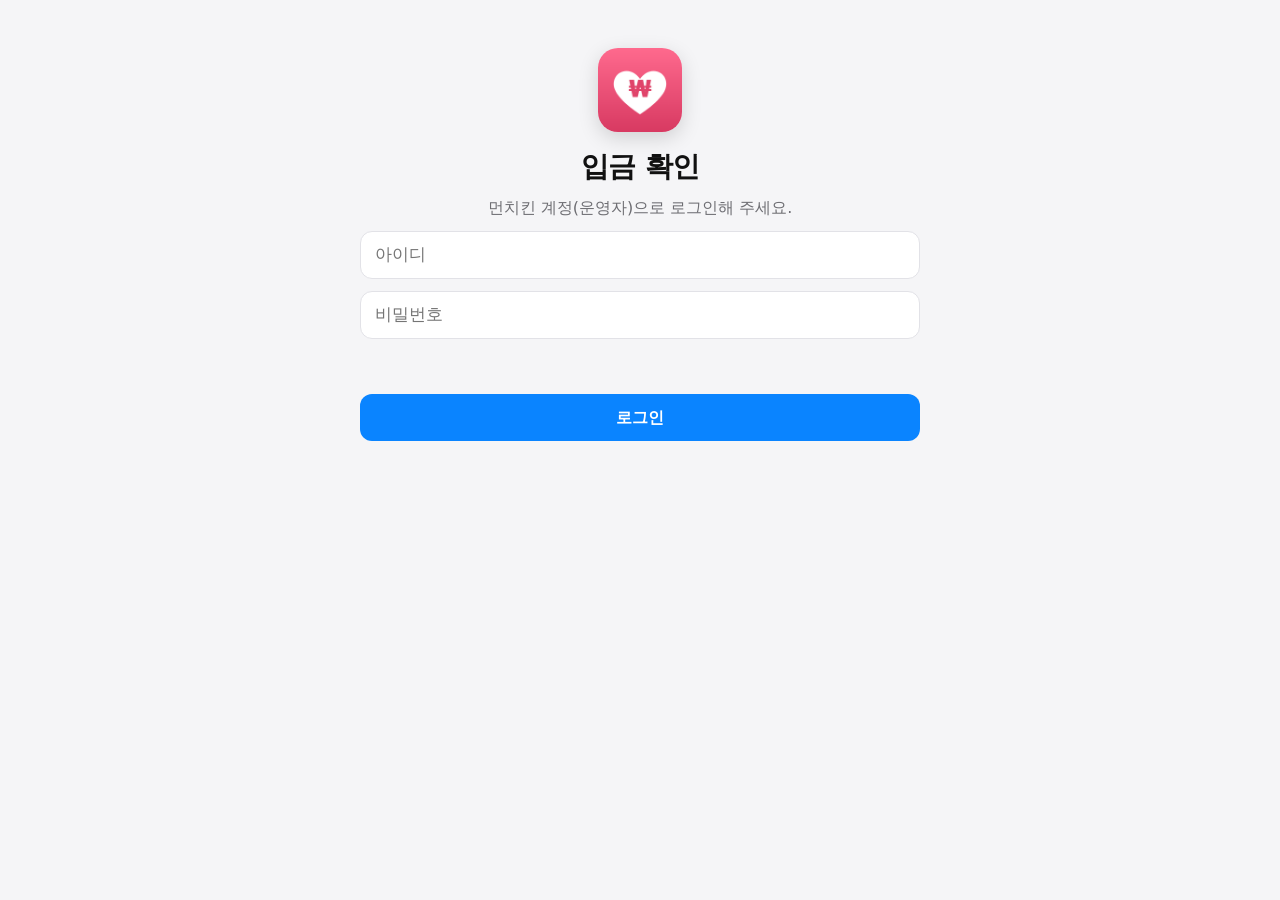
<file: docs/ops/index.html>
<!doctype html>
<html lang="ko">
<head>
<meta charset="utf-8">
<meta name="viewport" content="width=device-width, initial-scale=1, viewport-fit=cover">
<meta http-equiv="Content-Security-Policy" content="default-src 'none'; script-src 'self'; style-src 'self'; img-src 'self' data: https://aksegkhhugqvvaidgvro.supabase.co; connect-src https://aksegkhhugqvvaidgvro.supabase.co; manifest-src 'self'; worker-src 'self'; base-uri 'none'; form-action 'none'; object-src 'none'">
<meta name="referrer" content="no-referrer">
<meta name="robots" content="noindex, nofollow">
<title>입금 확인</title>
<meta name="apple-mobile-web-app-capable" content="yes">
<meta name="mobile-web-app-capable" content="yes">
<meta name="apple-mobile-web-app-title" content="입금 확인">
<meta name="apple-mobile-web-app-status-bar-style" content="default">
<meta name="theme-color" content="#f5f5f7" media="(prefers-color-scheme: light)">
<meta name="theme-color" content="#000000" media="(prefers-color-scheme: dark)">
<link rel="apple-touch-icon" href="icon-180.png">
<link rel="icon" href="icon-192.png" type="image/png">
<link rel="manifest" href="manifest.webmanifest">
<link rel="stylesheet" href="ops.css?v=11">
</head>
<body>
<main id="app" aria-live="polite"></main>
<div id="toast" role="status" hidden></div>
<script src="ops.js?v=11" defer></script>
</body>
</html>
</file>
<file: docs/ops/ops.css>
:root {
  --bg: #f5f5f7; --card: #fff; --text: #111; --muted: #6e6e73; --line: #e2e2e7;
  --blue: #0a84ff; --blue-ink: #fff; --blue-text: #0058cc; --blue-bg: #e5f0ff; --green: #1f9d55; --green-bg: #e3f6ea; --gray-bg: #ececf0; --red: #d93025; --field: #fff;
  color-scheme: light dark;
}
@media (prefers-color-scheme: dark) {
  :root { --bg: #000; --card: #1c1c1e; --text: #f5f5f7; --muted: #98989f; --line: #38383a; --green: #34c759; --green-bg: #0f2e1a; --gray-bg: #2c2c2e; --red: #ff6961; --field: #2c2c2e; --blue-text: #6cb6ff; --blue-bg: #0b2647; }
}
* { box-sizing: border-box; }
html { -webkit-text-size-adjust: 100%; }
body {
  margin: 0; background: var(--bg); color: var(--text);
  font: 16px/1.45 -apple-system, BlinkMacSystemFont, "Apple SD Gothic Neo", "Malgun Gothic", system-ui, sans-serif;
  word-break: keep-all; overflow-wrap: anywhere;
  padding: env(safe-area-inset-top) max(16px, env(safe-area-inset-right)) calc(24px + env(safe-area-inset-bottom)) max(16px, env(safe-area-inset-left));
}
main { max-width: 560px; margin: 0 auto; }
h1 { font-size: 28px; line-height: 1.2; margin: 0; letter-spacing: -.02em; }
h2 { font-size: 13px; font-weight: 600; color: var(--muted); margin: 26px 4px 8px; }
p { margin: 0; }
.muted { color: var(--muted); }
.small { font-size: 14px; }
.sr-only { position: absolute; width: 1px; height: 1px; overflow: hidden; clip: rect(0 0 0 0); }
button { font: inherit; color: inherit; -webkit-tap-highlight-color: transparent; }

.btn { border: 0; border-radius: 12px; padding: 12px 16px; background: var(--gray-bg); font-weight: 600; min-height: 46px; cursor: pointer; }
.btn.primary { background: var(--blue); color: var(--blue-ink); }
.btn.danger { background: var(--red); color: #fff; }
.btn.wide { width: 100%; margin-top: 10px; }
.btn.small { min-height: 40px; padding: 6px 14px; font-size: 14px; }
.btn:disabled { opacity: .5; }
.btn:active { transform: scale(.98); }
.link { background: none; border: 0; color: var(--blue); padding: 12px; margin-top: 18px; }
.field { width: 100%; font-size: 17px; padding: 13px 14px; border-radius: 12px; border: 1px solid var(--line); background: var(--field); color: var(--text); }
.field:focus { outline: 2px solid var(--blue); outline-offset: -1px; }

/* 설치·로그인 */
.install, .login { display: flex; flex-direction: column; align-items: stretch; gap: 12px; padding-top: 48px; text-align: center; }
.app-icon { width: 84px; height: 84px; border-radius: 20px; margin: 0 auto 6px; box-shadow: 0 6px 20px rgb(0 0 0 / .15); }
.steps { text-align: left; background: var(--card); border-radius: 16px; padding: 14px 16px 14px 36px; margin: 8px 0 0; display: grid; gap: 10px; }
.share-ico { display: inline-block; border: 1.5px solid currentColor; border-radius: 5px; padding: 0 5px; font-size: 13px; color: var(--blue); }
.error { color: var(--red); min-height: 1.4em; font-size: 15px; }

/* 머리·탭 */
.top { display: flex; align-items: center; justify-content: space-between; gap: 12px; padding: 18px 2px 4px; }
.top-text { min-width: 0; }
.top-btns { display: flex; gap: 8px; flex: none; }
.round { width: 44px; height: 44px; border-radius: 50%; border: 0; background: var(--card); font-size: 22px; line-height: 1; cursor: pointer; display: grid; place-items: center; padding: 0; }
.round.on { background: var(--blue); color: var(--blue-ink); }
.round .ico { width: 22px; height: 22px; }
.ico-wrap { display: grid; place-items: center; }
.spin { display: inline-block; animation: spin 1s linear infinite; }
@keyframes spin { to { transform: rotate(360deg); } }
.seg { display: grid; grid-auto-flow: column; grid-auto-columns: auto; background: var(--gray-bg); border-radius: 12px; padding: 3px; position: sticky; top: env(safe-area-inset-top); z-index: 2; }
.seg button { border: 0; background: none; border-radius: 9px; padding: 9px 6px; white-space: nowrap; font-size: 15px; font-weight: 600; color: var(--muted); }
.seg button.on { background: var(--card); color: var(--text); box-shadow: 0 1px 3px rgb(0 0 0 / .12); }

/* 목록 */
.list { display: grid; gap: 12px; margin-top: 14px; }
.empty { text-align: center; color: var(--muted); padding: 60px 0; }
.empty .big { font-size: 44px; color: var(--green); }
.card { background: var(--card); border-radius: 18px; padding: 16px; display: grid; gap: 10px; border: 1px solid transparent; }
.card.sent { border-color: color-mix(in srgb, var(--green) 45%, transparent); }
.card-top { display: flex; justify-content: space-between; align-items: center; gap: 8px; }
.chip { font-size: 13px; font-weight: 600; padding: 4px 9px; border-radius: 99px; white-space: nowrap; }
.chip.green { background: var(--green-bg); color: var(--green); }
.chip.gray { background: var(--gray-bg); color: var(--muted); }
.chip.blue { background: var(--blue-bg); color: var(--blue-text); }
.amount { font-size: 30px; font-weight: 700; letter-spacing: -.02em; }
.payer { display: flex; align-items: center; gap: 8px; width: 100%; text-align: left; background: var(--gray-bg); border: 0; border-radius: 12px; padding: 11px 12px; cursor: pointer; }
.payer b { font-size: 19px; flex: 1; }
.payer .copy { font-size: 14px; color: var(--blue); font-weight: 600; }
.plan { font-size: 15px; }
.plan.new-album { font-weight: 600; background: var(--green-bg); color: var(--green); border-radius: 10px; padding: 8px 10px; }
/* 베타 뽑힌 분이 주소를 아직 안 정함(2026-11-26 쉬운 신청) — 앨범 만든 칸과 같은 모양, 파란 바탕 */
.plan.need-addr { font-weight: 600; background: var(--blue-bg); color: var(--blue-text); border-radius: 10px; padding: 8px 10px; }
.card-btns { display: grid; grid-template-columns: 1fr 2fr; gap: 8px; }
/* 현금영수증 번호(2026-11-25): 입금자명 칸과 같은 모양 — 종류 글 아래에 번호(휴대폰 번호가 한 줄에 들어가게) */
/*  입금자명도 같은 모양(2026-11-28): 이름표 위 · 이름 아래 — 긴 이름이 글자 가운데서 끊기지 않게 */
.payer .rc { flex: 1; min-width: 0; display: grid; gap: 2px; }
.payer .copy { white-space: nowrap; flex: none; }

/* 설정 */
.group { background: var(--card); border-radius: 16px; padding: 14px; display: grid; gap: 10px; }
.dev { display: flex; align-items: center; justify-content: space-between; gap: 10px; padding-bottom: 10px; border-bottom: 1px solid var(--line); }
.dev-text { min-width: 0; }
.dev .btn { flex: none; white-space: nowrap; }
.f { display: grid; gap: 4px; font-size: 14px; color: var(--muted); }
.f .field { color: var(--text); }
.grid3 { display: grid; grid-template-columns: repeat(3, 1fr); gap: 8px; }

/* 확인 창·알림 글 */
dialog.sheet { border: 0; border-radius: 20px; padding: 20px; width: min(92vw, 420px); background: var(--card); color: var(--text); display: grid; gap: 12px; }
dialog.sheet::backdrop { background: rgb(0 0 0 / .4); }
dialog.sheet h2 { margin: 0; font-size: 19px; color: var(--text); }
.sheet-btns { display: grid; grid-template-columns: 1fr 1.6fr; gap: 8px; margin-top: 4px; }
#toast { position: fixed; left: 50%; bottom: calc(24px + env(safe-area-inset-bottom)); transform: translateX(-50%); background: rgb(30 30 32 / .94); color: #fff; padding: 11px 16px; border-radius: 14px; font-size: 15px; max-width: 90vw; width: max-content; text-align: center; z-index: 10; }
body.tabs-on #toast { bottom: calc(78px + env(safe-area-inset-bottom)); }
#toast.bad { background: var(--red); }

/* 추억앨범 베타테스터(2026-11-25) */
.beta-head { background: var(--card); border-radius: 18px; padding: 16px; display: grid; gap: 12px; margin-top: 14px; }
.beta-title { font-size: 17px; }
.stats { display: grid; grid-template-columns: 1fr 1fr; gap: 8px; }
.stat { background: var(--gray-bg); border-radius: 12px; padding: 10px 12px; display: grid; gap: 2px; }
.stat span { font-size: 13px; color: var(--muted); }
.stat b { font-size: 26px; line-height: 1.15; letter-spacing: -.02em; font-variant-numeric: tabular-nums; }
.beta-head .btn.wide { margin-top: 0; }
.tidy { display: grid; gap: 8px; border-radius: 14px; padding: 12px; background: color-mix(in srgb, var(--red) 9%, var(--card)); border: 1px solid color-mix(in srgb, var(--red) 30%, transparent); }
.tidy .btn.wide { margin-top: 2px; }
.beta .list { margin-top: 0; }
.beta-card.canceled, .beta-card.passed { border-color: var(--line); }
.beta-card .who { font-size: 22px; font-weight: 700; line-height: 1.25; letter-spacing: -.01em; }
.addr { font-size: 15px; }
.addr b { font-weight: 600; }
.msg { background: var(--gray-bg); border-radius: 12px; padding: 10px 12px; font-size: 15px; white-space: pre-wrap; }
.shots-wrap { display: grid; gap: 6px; }
.shots { display: flex; gap: 8px; overflow-x: auto; margin: 0 -16px; padding: 2px 16px 4px; scroll-padding: 0 16px; scroll-snap-type: x proximity; scrollbar-width: none; -webkit-overflow-scrolling: touch; }
.shots::-webkit-scrollbar { display: none; }
.shot { position: relative; flex: 0 0 72px; width: 72px; height: 72px; padding: 0; border: 0; border-radius: 12px; overflow: hidden; background: var(--gray-bg); cursor: zoom-in; scroll-snap-align: start; }
.shot img { display: block; width: 100%; height: 100%; object-fit: cover; }
.shot::after { content: ''; position: absolute; inset: 0; border-radius: inherit; box-shadow: inset 0 0 0 1px rgb(0 0 0 / .1); pointer-events: none; }
@media (prefers-color-scheme: dark) { .shot::after { box-shadow: inset 0 0 0 1px rgb(255 255 255 / .12); } }
.shot.broken { outline: 1px dashed var(--line); outline-offset: -1px; }
.shot.broken img { visibility: hidden; }
.made { display: flex; align-items: center; min-height: 44px; text-decoration: none; }
.shot:focus-visible, .seg button:focus-visible, .btn:focus-visible, .made:focus-visible, .round:focus-visible, .link:focus-visible { outline: 2px solid var(--blue); outline-offset: 2px; }

/* 사진 크게 보기(앱 안 겹쳐 보기) */
dialog.viewer { position: fixed; inset: 0; margin: 0; padding: 0; border: 0; width: 100%; height: 100%; max-width: none; max-height: none; background: rgb(0 0 0 / .96); color: #fff; overflow: hidden; }
dialog.viewer::backdrop { background: rgb(0 0 0 / .5); }
.viewer-stage { position: absolute; inset: 0; display: grid; place-items: center; padding: calc(64px + env(safe-area-inset-top)) 12px calc(84px + env(safe-area-inset-bottom)); touch-action: pan-y pinch-zoom; }
.viewer-img { max-width: 100%; max-height: 100%; object-fit: contain; border-radius: 6px; user-select: none; -webkit-user-select: none; -webkit-touch-callout: none; }
.viewer-close { position: absolute; top: calc(12px + env(safe-area-inset-top)); right: max(12px, env(safe-area-inset-right)); z-index: 1; width: 44px; height: 44px; border: 0; border-radius: 50%; background: rgb(255 255 255 / .18); color: #fff; font-size: 20px; cursor: pointer; }
.viewer-bar { position: absolute; left: 0; right: 0; bottom: calc(14px + env(safe-area-inset-bottom)); display: flex; align-items: center; justify-content: center; gap: 18px; }
.viewer-nav { width: 52px; height: 48px; border: 0; border-radius: 14px; background: rgb(255 255 255 / .16); color: #fff; font-size: 30px; line-height: 1; cursor: pointer; }
.viewer-nav:disabled { opacity: .2; cursor: default; }
.viewer-close:focus-visible, .viewer-nav:focus-visible { outline: 2px solid #fff; outline-offset: 2px; }
.viewer-count { min-width: 64px; text-align: center; font-size: 16px; font-variant-numeric: tabular-nums; color: rgb(255 255 255 / .9); }

/* 읽기 좋은 줄바꿈(2026-11-23) */
p, li, .small, .muted, .lines { text-wrap: pretty; }
h1, h2 { text-wrap: balance; }

/* 회원 · 먼치킨 엠베서더(2026-11-28) */
.stats.three { grid-template-columns: repeat(3, 1fr); }
.seg.small-seg { position: static; }
.seg.small-seg button { font-size: 14px; padding: 8px 4px; min-height: 40px; }
.card-top .who-s { font-size: 19px; line-height: 1.3; min-width: 0; overflow-wrap: anywhere; }
/* 긴 이름 + 긴 표시(✅ 확인 11/28 21:30)가 한 줄에 안 들어가면 표시를 아래 줄로(이름이 글자 가운데서 끊기지 않게) */
.member .card-top, .msg-card .card-top { flex-wrap: wrap; row-gap: 6px; }
.members .card { gap: 6px; }
.members .card .card-top { margin-bottom: 2px; }
.members .card .card-btns { margin-top: 6px; }

/* ── 휴대폰 정리(2026-11-28 사용자 "모바일 화면에서 보기 조금 난잡하더라") ── */
svg.ico { width: 20px; height: 20px; fill: none; stroke: currentColor; stroke-width: 1.8; stroke-linecap: round; stroke-linejoin: round; flex: none; }
.btn svg.ico { width: 18px; height: 18px; vertical-align: -3px; }
.btn.tonal { background: var(--blue-bg); color: var(--blue-text); }
.card-btns.even { grid-template-columns: 1fr 1fr; }
.card-btns.one { grid-template-columns: 1fr; }
/* 한 줄 정보: 조각(가입 방법 · 가입한 날 · 최근…)마다 묶어 조각 가운데서 줄이 끊기지 않게 */
.meta { display: flex; flex-wrap: wrap; align-items: baseline; }
.meta > span:not(:last-child)::after { content: '·'; margin: 0 6px; color: var(--muted); }
.spoon { overflow-wrap: anywhere; }
/* 처리한 것 · 취소한 신청: 위 줄 = 상태 · 때, 아래는 전체 폭 */
.card.slim { padding: 14px 16px; gap: 6px; }
.slim-title { font-size: 17px; line-height: 1.35; }
.slim-row { display: flex; align-items: center; justify-content: space-between; gap: 10px; }
.slim-row > p { min-width: 0; }
.slim-row .btn { flex: none; white-space: nowrap; }

/* 아래 탭 막대(엄지 닿는 곳) — 탭 5개 · 설정은 머리 오른쪽 단추 */
body.tabs-on { padding-bottom: calc(88px + env(safe-area-inset-bottom)); }
.tabbar { position: fixed; left: 0; right: 0; bottom: 0; z-index: 5; background: var(--card); border-top: 1px solid var(--line); padding: 0 max(4px, env(safe-area-inset-right)) env(safe-area-inset-bottom) max(4px, env(safe-area-inset-left)); }
.tabbar-in { max-width: 560px; margin: 0 auto; display: grid; grid-template-columns: repeat(5, 1fr); }
.tab { border: 0; background: none; display: grid; justify-items: center; align-content: center; gap: 2px; min-height: 56px; padding: 6px 0 4px; color: var(--muted); cursor: pointer; min-width: 0; }
.tab.on { color: var(--blue); }
.tab-ico { position: relative; display: grid; place-items: center; }
.tab .ico { width: 25px; height: 25px; }
.tab.on .ico { stroke-width: 2.2; }
.tab-label { font-size: 11px; font-weight: 600; line-height: 1.2; white-space: nowrap; }
.badge { position: absolute; top: -5px; left: calc(100% - 9px); min-width: 18px; height: 18px; padding: 0 5px; border-radius: 9px; background: var(--red); color: #fff; font-size: 11px; font-weight: 700; line-height: 18px; text-align: center; font-variant-numeric: tabular-nums; }
.tab:focus-visible { outline: 2px solid var(--blue); outline-offset: -4px; border-radius: 12px; }
@media (hover: hover) { .tab:hover { color: var(--text); } .tab.on:hover { color: var(--blue); } }

/* 운영자 메시지: 아래에서 올라오는 쓰기 칸 */
dialog.sheet.up { position: fixed; inset: auto 0 0 0; margin: 0 auto; width: 100%; max-width: 560px; max-height: calc(100% - 12px); overflow-y: auto; border-radius: 20px 20px 0 0;
  padding: 18px max(16px, env(safe-area-inset-right)) calc(16px + env(safe-area-inset-bottom)) max(16px, env(safe-area-inset-left)); display: block; animation: sheet-up .22s ease-out; }
@keyframes sheet-up { from { transform: translateY(40px); opacity: .4; } }
@media (prefers-reduced-motion: reduce) { dialog.sheet.up { animation: none; } }
.sheet-form { display: grid; gap: 10px; }
.sheet-form h2 { margin: 0; font-size: 19px; color: var(--text); }
.msg-area { min-height: 140px; max-height: 40vh; resize: vertical; line-height: 1.5; font: inherit; font-size: 17px; }
.msg-count { text-align: right; margin-top: -4px; font-variant-numeric: tabular-nums; }
.msg-count.warn { color: var(--red); }
.msg-warn { background: var(--blue-bg); color: var(--blue-text); border-radius: 12px; padding: 10px 12px; }
/* 보낸 메시지 */
.msg-card .msg { line-height: 1.5; }
/* 전체 메시지 묶음: [봇에 닿음 a명 · ✅ 확인 b명 — 받은 사람 보기 ›] 누르면 받은 사람마다 상태 */
.recips-box { border-radius: 12px; background: var(--gray-bg); }
/*  두 줄: 위 = 숫자(굵게), 아래 = "받은 사람 N명 보기 ›"(파랑) — 좁은 폭에서도 숫자가 한 줄에 */
.recips-sum { list-style: none; display: grid; gap: 2px; min-height: 46px; padding: 10px 12px; cursor: pointer; border-radius: 12px; }
.recips-sum::-webkit-details-marker { display: none; }
.recips-sum:focus-visible { outline: 2px solid var(--blue); outline-offset: 2px; }
.recips-sum .meta { min-width: 0; font-weight: 600; }
.recips-more { display: flex; align-items: center; gap: 4px; color: var(--blue-text); font-weight: 600; }
.recips-more .chev { display: inline-block; font-size: 20px; line-height: 1; transition: transform .15s; }
.recips-box[open] .chev { transform: rotate(90deg); }
.recips-box:not([open]) .when-open, .recips-box[open] .when-closed { display: none; }
.recips { list-style: none; margin: 0; padding: 2px 12px 10px; display: grid; }
.recips li { display: flex; align-items: center; justify-content: space-between; gap: 10px; padding: 8px 0; border-top: 1px solid var(--line); font-size: 15px; }
.recip-name { min-width: 0; overflow-wrap: anywhere; }
.recips .chip { flex: none; font-size: 12px; }
.recips .chip.gray { background: var(--card); }
@media (prefers-reduced-motion: reduce) { .recips-more .chev { transition: none; } }

/* 넓은 화면(PC): 탭 막대 이름을 조금 크게 */
@media (min-width: 600px) { .tab-label { font-size: 12px; } }
</file>
